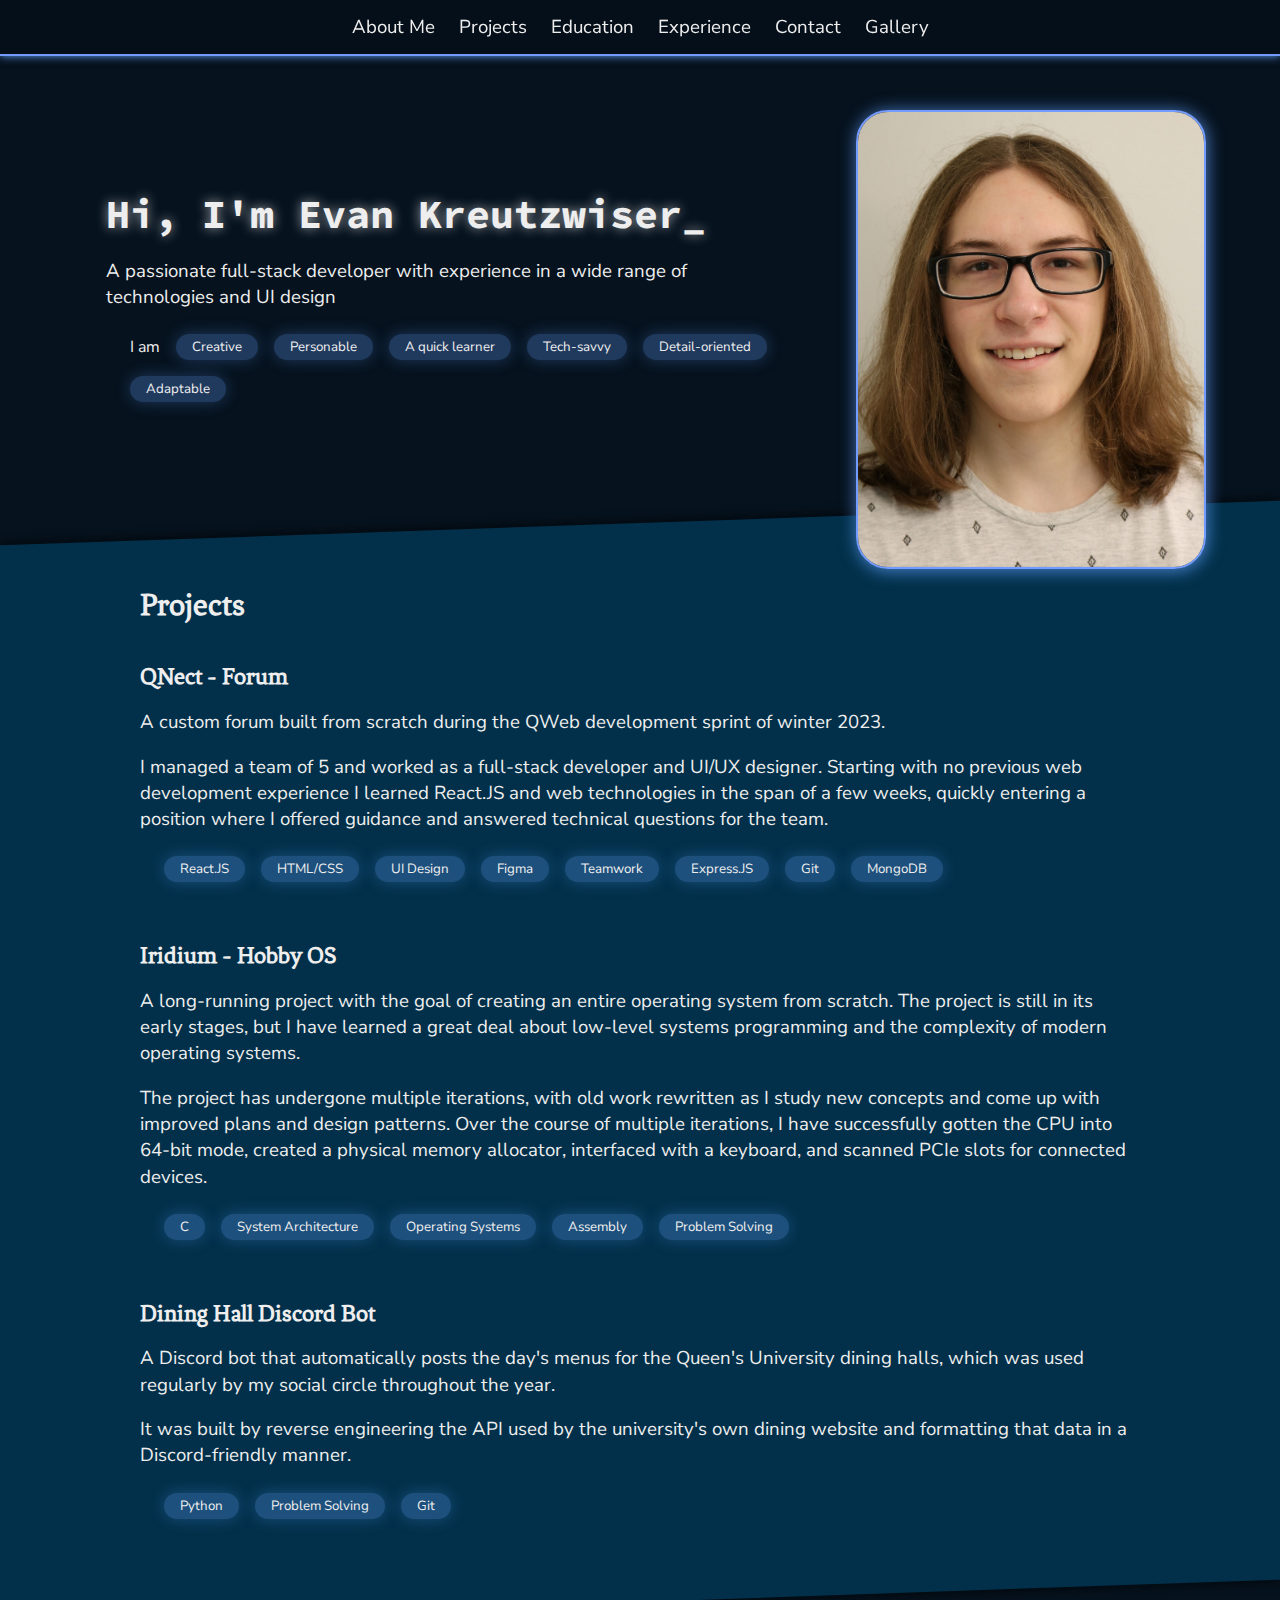
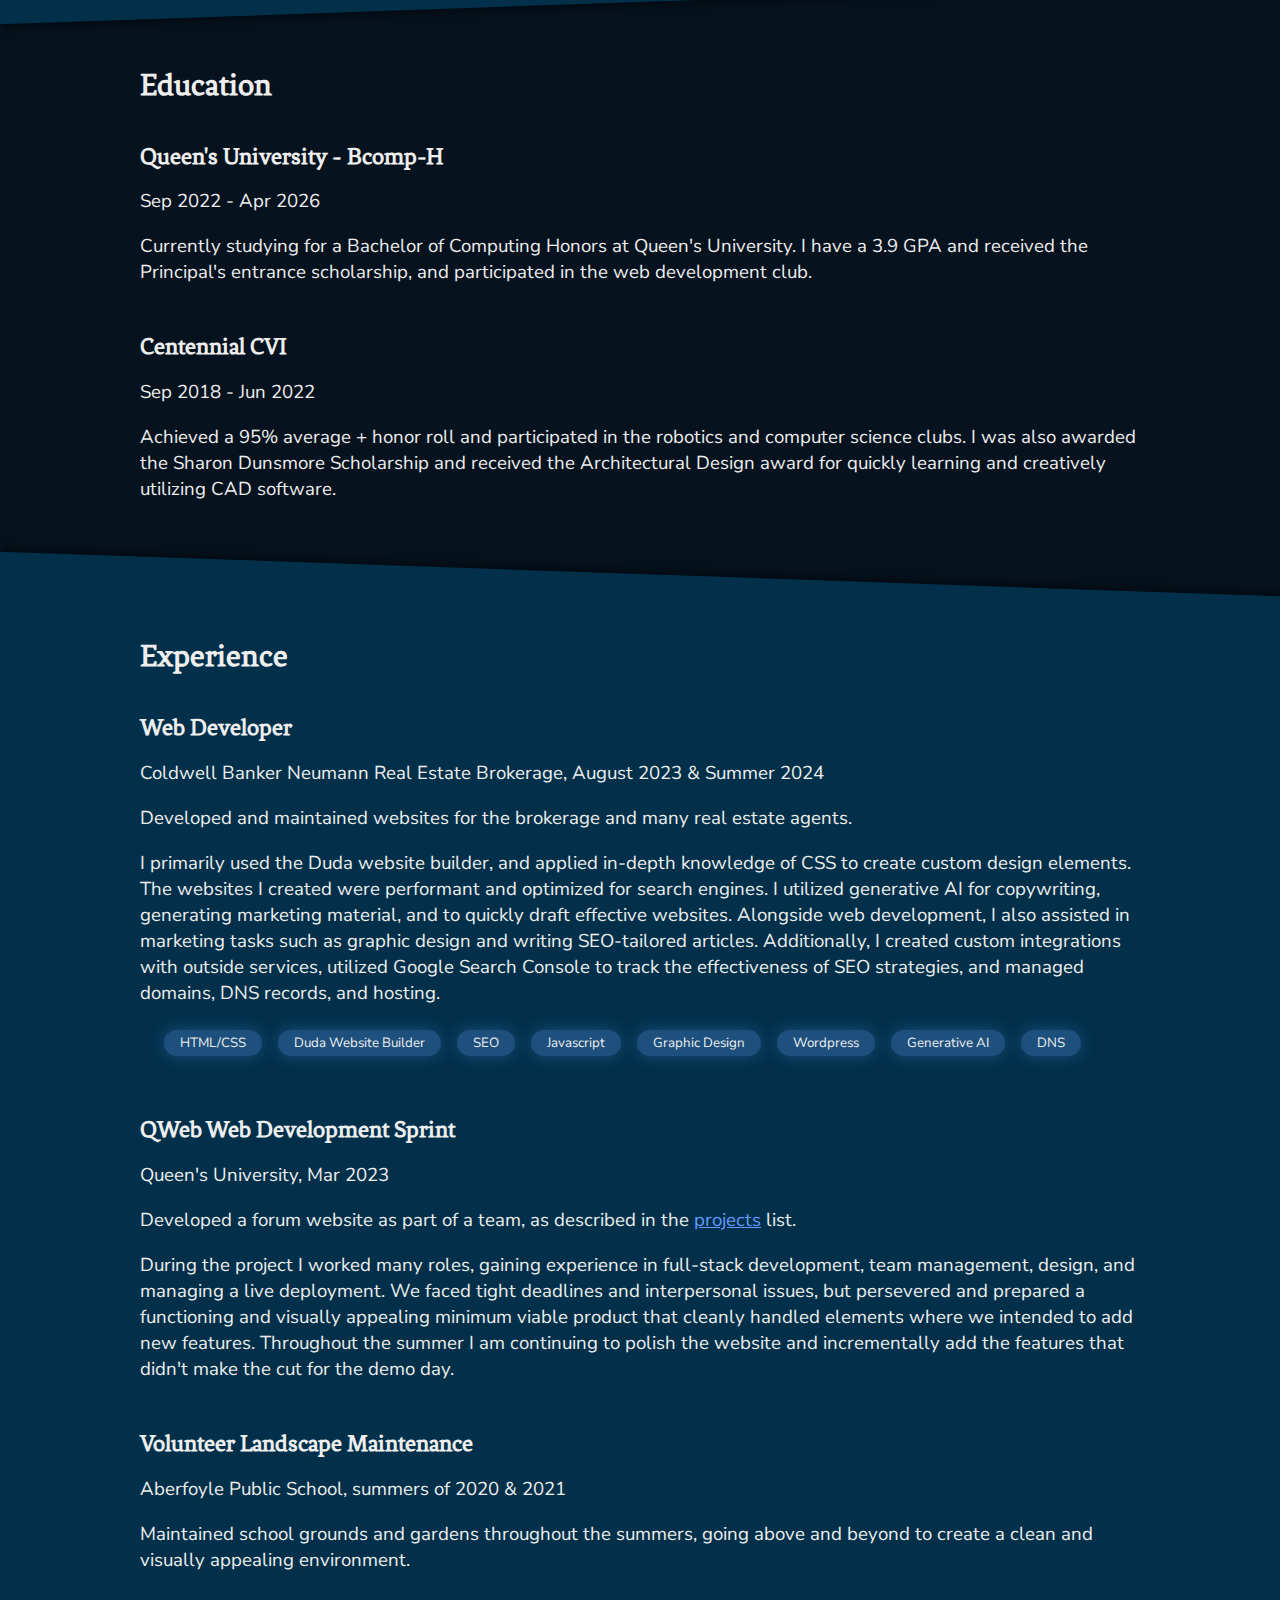
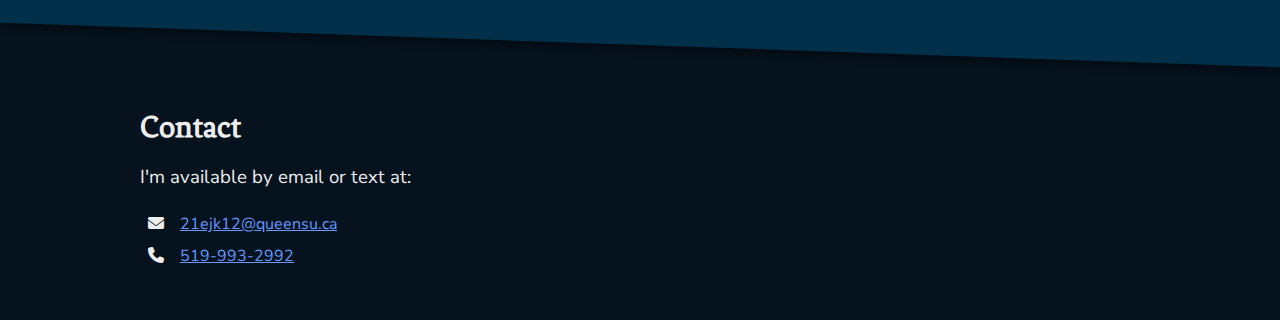
<file: index.html>
<!DOCTYPE html>
<html>
  <head>
    <meta charset="utf-8" />
    <meta http-equiv="X-UA-Compatible" content="IE=edge" />
    <link rel="preconnect" href="https://fonts.googleapis.com" />
    <link rel="preconnect" href="https://fonts.gstatic.com" crossorigin />
    <link
      href="https://fonts.googleapis.com/css2?family=Fenix&family=Nunito+Sans&family=Source+Code+Pro:wght@300&display=swap"
      rel="stylesheet"
    />
    <link href="fa/css/brands.min.css" rel="stylesheet" />
    <link href="fa/css/solid.min.css" rel="stylesheet" />
    <title>Evan Kreutzwiser</title>
    <meta
      name="description"
      content="Passionate full-stack developer and UI designer"
    />
    <meta name="viewport" content="width=device-width, initial-scale=1" />
    <link rel="stylesheet" href="css/style.css" />
    <script src="js/navbar.js" async defer></script>
  </head>

  <body>
    <nav id="navbar">
      <div class="Nav-links" onclick="closeMenu()">
        <a href="#about">About Me</a>
        <a href="#projects">Projects</a>
        <a href="#education">Education</a>
        <a href="#experience">Experience</a>
        <a href="#contact">Contact</a>
        <a href="gallery.html">Gallery</a>
      </div>
      <button id="Menu-button" onclick="navMenu()">&#xf0c9;</button>
    </nav>

    <section id="about">
      <div class="about-left">
        <h1>Hi, I'm Evan Kreutzwiser<span class="caret">_</span></h1>
        <p>
          A passionate full-stack developer with experience in a wide range of
          technologies and UI design
        </p>
        <p style="display: none">
          I am creative and detail oriented, and can quickly excel at any
          new technology or software a role requires.
        </p>

        <ul class="skills">
          <p>I am</p>
          <li>Creative</li>
          <li>Personable</li>
          <li>A quick learner</li>
          <li>Tech-savvy</li>
          <li>Detail-oriented</li>
          <li>Adaptable</li>
        </ul>
      </div>

      <img class="title-img" src="headshot.jpg" />
    </section>

    <section id="projects" class="angled-bg">
      <div class="content">
        <h2>Projects</h2>

        <div class="topic">
          <h3>QNect - Forum</h3>
          <p>
            A custom forum built from scratch during the QWeb development sprint
            of winter 2023.
          </p>
          <p>
            I managed a team of 5 and worked as a full-stack developer and UI/UX
            designer. Starting with no previous web development experience I
            learned React.JS and web technologies in the span of a few weeks,
            quickly entering a position where I offered guidance and answered
            technical questions for the team.
          </p>
          <ul class="skills">
            <li>React.JS</li>
            <li>HTML/CSS</li>
            <li>UI Design</li>
            <li>Figma</li>
            <li>Teamwork</li>
            <li>Express.JS</li>
            <li>Git</li>
            <li>MongoDB</li>
          </ul>
        </div>

        <div class="topic">
          <h3>Iridium - Hobby OS</h3>
          <p>
            A long-running project with the goal of creating an entire operating
            system from scratch. The project is still in its early stages, but I
            have learned a great deal about low-level systems programming and the
            complexity of modern operating systems.
          </p>
          <p>
            The project has undergone multiple iterations, with old work
            rewritten as I study new concepts and come up with improved plans
            and design patterns. Over the course of multiple iterations, I have
            successfully gotten the CPU into 64-bit mode, created a physical
            memory allocator, interfaced with a keyboard, and scanned PCIe slots
            for connected devices.
          </p>
          <ul class="skills">
            <li>C</li>
            <li>System Architecture</li>
            <li>Operating Systems</li>
            <li>Assembly</li>
            <li>Problem Solving</li>
          </ul>
        </div>

        <div class="topic">
          <h3>Dining Hall Discord Bot</h3>
          <p>
            A Discord bot that automatically posts the day's menus for the
            Queen's University dining halls, which was used regularly by my
            social circle throughout the year.
          </p>
          <p>
            It was built by reverse engineering the API used by the university's
            own dining website and formatting that data in a Discord-friendly
            manner.
          </p>
          <ul class="skills">
            <li>Python</li>
            <li>Problem Solving</li>
            <li>Git</li>
          </ul>
        </div>
      </div>
    </section>

    <section id="education">
      <div class="content">
        <h2>Education</h2>

        <div class="topic">
          <h3>Queen's University - Bcomp-H</h3>
          <p>Sep 2022 - Apr 2026</p>

          <p>
            Currently studying for a Bachelor of Computing Honors at Queen's
            University. I have a 3.9 GPA and received the Principal's entrance
            scholarship, and participated in the web development club.
          </p>
        </div>

        <div class="topic">
          <h3>Centennial CVI</h3>
          <p>Sep 2018 - Jun 2022</p>
          <p>
            Achieved a 95% average + honor roll and participated in the robotics
            and computer science clubs. I was also awarded the Sharon Dunsmore
            Scholarship and received the Architectural Design award for quickly
            learning and creatively utilizing CAD software.
          </p>
        </div>
      </div>
    </section>

    <section id="experience" class="angled-bg tilt-right">
      <div class="content">
        <h2>Experience</h2>
        <div class="topic">
          <h3>Web Developer</h3>
          <p>Coldwell Banker Neumann Real Estate Brokerage, August 2023 & Summer 2024</p>
          <p>
            Developed and maintained websites for the brokerage and many real estate agents.
          </p>
          <p>
            I primarily used the Duda website builder, and applied in-depth knowledge of CSS to 
            create custom design elements. The websites I created were performant and optimized 
            for search engines. I utilized generative AI for copywriting, generating marketing material, 
            and to quickly draft effective websites. Alongside web development, I also assisted 
            in marketing tasks such as graphic design and writing SEO-tailored articles. Additionally, 
            I created custom integrations with outside services, utilized Google Search Console to 
            track the effectiveness of SEO strategies, and managed domains, DNS records, and hosting.
          </p>
          <ul class="skills">
            <li>HTML/CSS</li>
            <li>Duda Website Builder</li>
            <li>SEO</li>
            <li>Javascript</li>
            <li>Graphic Design</li>
            <li>Wordpress</li>
            <li>Generative AI</li>
            <li>DNS</li>
          </ul>
        </div>

        <div class="topic">
          <h3>QWeb Web Development Sprint</h3>
          <p>Queen's University, Mar 2023</p>
          <p>
            Developed a forum website as part of a team, as described in the
            <a href="#projects">projects</a> list.
          </p>
          <p>
            During the project I worked many roles, gaining experience in
            full-stack development, team management, design, and managing a live
            deployment. We faced tight deadlines and interpersonal issues, but
            persevered and prepared a functioning and visually appealing
            minimum viable product that cleanly handled elements where we
            intended to add new features. Throughout the summer I am continuing
            to polish the website and incrementally add the features that didn't
            make the cut for the demo day.
          </p>
        </div>

        <div class="topic">
          <h3>Volunteer Landscape Maintenance</h3>
          <p>Aberfoyle Public School, summers of 2020 & 2021</p>
          <p>
            Maintained school grounds and gardens throughout the summers, going
            above and beyond to create a clean and visually appealing
            environment.
          </p>
        </div>
      </div>
    </section>

    <section id="contact">
      <div class="content">
        <h2>Contact</h2>

        <p>I'm available by email or text at:</p>

        <ul id="contact-info">
          <li id="email"><a href="mailto:21ejk12@queensu.ca">21ejk12@queensu.ca</a></li>
          <li id="phone"><a href="tel:+1-519-993-2992">519-993-2992</a></li>
        </ul>
      </div>
    </section>
  </body>
</html>
</file>
<file: css/style.css>
/* Fonts:  
  font-family: 'Fenix', serif;
  font-family: 'Nunito Sans', sans-serif;
  font-family: 'Source Code Pro', monospace;
*/

* {
  box-sizing: border-box;
  margin: 0;
}

html {
  min-height: 100%;
  scroll-behavior: smooth;
  -webkit-text-size-adjust: 100%;
}

body {
  background-color: #06121e;
  font-family: "Nunito Sans", sans-serif;
  color: #eee;
  min-height: 100%;
  padding-top: 4em;
}

nav {
  position: fixed;
  top: 0;
  width: 100%;
  height: 3.5rem;
  background-color: #050f19;
  border-bottom: 2px solid #749bff;
  box-shadow: 0 0 8px #62a1fe;
  z-index: 1;
}

.Nav-links {
  margin: auto;
  width: fit-content;
  display: flex;
  align-items: center;
  padding: 0 8px;
  height: 100%;
}

.Nav-links a {
  display: inline-block;
  padding: 0 12px;
  color: #eee;
  font-size: 14pt;
  text-decoration: none;
  display: flex;
  justify-content: center;
  align-items: center;
  height: 100%;
}
.Nav-links a:hover {
  text-decoration: underline;
}

#Menu-button {
  font: var(--fa-font-solid);
  font-size: 2em;
  color: #eee;
  vertical-align: middle;
  background: none;
  border: none;
  border-radius: 8px;
  padding: 4px 8px;
  cursor: pointer;
  position:fixed;
  top: 8px;
  right: 18px;
  display: none;
}
#Menu-button:active {
  background-color: #62a0fe49;
  box-shadow: 0 0 16px #62a0fe49;
}
@media (max-width: 652px) {
  .Nav-links a:not(:first-child) {
    display: none;
  }

  .expand .Nav-links a {
    display: flex !important;
    justify-content: start;
    height: 3.5rem;
    width: 100%
  }

  .Nav-links {
    flex-direction: column;
    align-items: start;
    width: 100%
  }

  #navbar.expand {
    height: unset;
  }

  #Menu-button {
    display: inline;
  }
}

h1 {
  font-family: 'Source Code Pro', monospace;
  font-size: 2.5rem;
  text-shadow: 0 0 12px #eeea;
}
.caret {
  animation: 1.5s blink step-end infinite;
  text-shadow: 0 0 12px #eeea;
}
@keyframes blink {
  from, to {
    visibility: hidden;
  }
  50% {
    visibility: visible;
  }
}

@media (prefers-reduced-motion: reduce) {
  html {
    scroll-behavior: unset;
  }
  .caret {
    animation: none;
  }
}

h2 {
  font-family: 'Fenix', serif;
  font-size: 2rem;
  margin: 0.5em 0;
}

h3 {
  font-family: 'Fenix', serif;
  font-size: 1.5rem;
}

p {
  font-family: 'Nunito Sans', sans-serif;
  font-size: 1.167em;
  line-height: 1.4em;
  margin-top: 1em;
}

section {
  scroll-margin-top: 3.5em;
  padding: 3em 1em;
  width: 100%;
  position: relative;
}

.angled-bg::before {
  content: "";
  background-color: #02304a;
  transform: skewY(-2deg);
  position: absolute;
  top: 0;
  left: 0;
  right: 0;
  bottom: 0;
  z-index: -1;
  box-shadow: 0 0 12px #020507;
}

.tilt-right::before {
  transform: skewY(2deg);
}

.content {
  width: 100%;
  max-width: 100ch;
  margin: auto;
}

.topic {
  padding: 24px 0;
}

#about {
  padding: 0 2rem;
  width: 100%;
  max-width: unset;
  display: flex;
  justify-content: center;
  align-items: center;
  gap: 32px;
}

.about-left {
  padding: 2em 2em 1em;
  max-width: 75ch;
}

.title-img {
  display: block;
  max-width: 35ch;
  min-width: 20ch;
  transform: translateY(10%);
  border: 2px solid #749bff;
  border-radius: 32px;
  box-shadow: 1px 2px 16px 1px #62a1feaa;
}

@media (max-width: 652px) {
  #about {
    flex-wrap: wrap;
    gap: 0;
  }

  .title-img {
    margin: 0;
    aspect-ratio: 2 / 3;
    object-fit: cover;
    transform: translateY(5%);
  }
}

.skills {
  display: flex;
  flex-wrap: wrap;
  gap: 16px;
  width: 100%;
  padding: 24px 24px 12px;
}
.skills p {
  font-size: 1em;
  margin: 0;
  align-self: center;
}
.skills li {
  display: block;
  border-radius: 16px;
  font-size: 0.833em;
  padding: 4px 16px;
  background-color: #62a0fe49;
  box-shadow: 0 0 16px #62a0fe49;
}

a {
  color: #6399ff;
}

#contact-info {
  list-style-type: none;
  margin-top: 18px;
}

#contact-info li {
  text-indent: -1em;
  line-height: 2em;
}
#contact-info li::before {
  font: var(--fa-font-solid);
  width: 1em;
  display: inline-block;
}

#email::before {
  content: "\f0e0";
}

#phone::before {
  content: "\f095";
}

.github::after {
  content: "f09b";
}
</file>
<file: fa/css/brands.min.css>
/*!
 * Font Awesome Free 6.4.0 by @fontawesome - https://fontawesome.com
 * License - https://fontawesome.com/license/free (Icons: CC BY 4.0, Fonts: SIL OFL 1.1, Code: MIT License)
 * Copyright 2023 Fonticons, Inc.
 */
:host,:root{--fa-style-family-brands:"Font Awesome 6 Brands";--fa-font-brands:normal 400 1em/1 "Font Awesome 6 Brands"}@font-face{font-family:"Font Awesome 6 Brands";font-style:normal;font-weight:400;font-display:block;src:url(../webfonts/fa-brands-400.woff2) format("woff2"),url(../webfonts/fa-brands-400.ttf) format("truetype")}.fa-brands,.fab{font-weight:400}.fa-monero:before{content:"\f3d0"}.fa-hooli:before{content:"\f427"}.fa-yelp:before{content:"\f1e9"}.fa-cc-visa:before{content:"\f1f0"}.fa-lastfm:before{content:"\f202"}.fa-shopware:before{content:"\f5b5"}.fa-creative-commons-nc:before{content:"\f4e8"}.fa-aws:before{content:"\f375"}.fa-redhat:before{content:"\f7bc"}.fa-yoast:before{content:"\f2b1"}.fa-cloudflare:before{content:"\e07d"}.fa-ups:before{content:"\f7e0"}.fa-wpexplorer:before{content:"\f2de"}.fa-dyalog:before{content:"\f399"}.fa-bity:before{content:"\f37a"}.fa-stackpath:before{content:"\f842"}.fa-buysellads:before{content:"\f20d"}.fa-first-order:before{content:"\f2b0"}.fa-modx:before{content:"\f285"}.fa-guilded:before{content:"\e07e"}.fa-vnv:before{content:"\f40b"}.fa-js-square:before,.fa-square-js:before{content:"\f3b9"}.fa-microsoft:before{content:"\f3ca"}.fa-qq:before{content:"\f1d6"}.fa-orcid:before{content:"\f8d2"}.fa-java:before{content:"\f4e4"}.fa-invision:before{content:"\f7b0"}.fa-creative-commons-pd-alt:before{content:"\f4ed"}.fa-centercode:before{content:"\f380"}.fa-glide-g:before{content:"\f2a6"}.fa-drupal:before{content:"\f1a9"}.fa-hire-a-helper:before{content:"\f3b0"}.fa-creative-commons-by:before{content:"\f4e7"}.fa-unity:before{content:"\e049"}.fa-whmcs:before{content:"\f40d"}.fa-rocketchat:before{content:"\f3e8"}.fa-vk:before{content:"\f189"}.fa-untappd:before{content:"\f405"}.fa-mailchimp:before{content:"\f59e"}.fa-css3-alt:before{content:"\f38b"}.fa-reddit-square:before,.fa-square-reddit:before{content:"\f1a2"}.fa-vimeo-v:before{content:"\f27d"}.fa-contao:before{content:"\f26d"}.fa-square-font-awesome:before{content:"\e5ad"}.fa-deskpro:before{content:"\f38f"}.fa-sistrix:before{content:"\f3ee"}.fa-instagram-square:before,.fa-square-instagram:before{content:"\e055"}.fa-battle-net:before{content:"\f835"}.fa-the-red-yeti:before{content:"\f69d"}.fa-hacker-news-square:before,.fa-square-hacker-news:before{content:"\f3af"}.fa-edge:before{content:"\f282"}.fa-napster:before{content:"\f3d2"}.fa-snapchat-square:before,.fa-square-snapchat:before{content:"\f2ad"}.fa-google-plus-g:before{content:"\f0d5"}.fa-artstation:before{content:"\f77a"}.fa-markdown:before{content:"\f60f"}.fa-sourcetree:before{content:"\f7d3"}.fa-google-plus:before{content:"\f2b3"}.fa-diaspora:before{content:"\f791"}.fa-foursquare:before{content:"\f180"}.fa-stack-overflow:before{content:"\f16c"}.fa-github-alt:before{content:"\f113"}.fa-phoenix-squadron:before{content:"\f511"}.fa-pagelines:before{content:"\f18c"}.fa-algolia:before{content:"\f36c"}.fa-red-river:before{content:"\f3e3"}.fa-creative-commons-sa:before{content:"\f4ef"}.fa-safari:before{content:"\f267"}.fa-google:before{content:"\f1a0"}.fa-font-awesome-alt:before,.fa-square-font-awesome-stroke:before{content:"\f35c"}.fa-atlassian:before{content:"\f77b"}.fa-linkedin-in:before{content:"\f0e1"}.fa-digital-ocean:before{content:"\f391"}.fa-nimblr:before{content:"\f5a8"}.fa-chromecast:before{content:"\f838"}.fa-evernote:before{content:"\f839"}.fa-hacker-news:before{content:"\f1d4"}.fa-creative-commons-sampling:before{content:"\f4f0"}.fa-adversal:before{content:"\f36a"}.fa-creative-commons:before{content:"\f25e"}.fa-watchman-monitoring:before{content:"\e087"}.fa-fonticons:before{content:"\f280"}.fa-weixin:before{content:"\f1d7"}.fa-shirtsinbulk:before{content:"\f214"}.fa-codepen:before{content:"\f1cb"}.fa-git-alt:before{content:"\f841"}.fa-lyft:before{content:"\f3c3"}.fa-rev:before{content:"\f5b2"}.fa-windows:before{content:"\f17a"}.fa-wizards-of-the-coast:before{content:"\f730"}.fa-square-viadeo:before,.fa-viadeo-square:before{content:"\f2aa"}.fa-meetup:before{content:"\f2e0"}.fa-centos:before{content:"\f789"}.fa-adn:before{content:"\f170"}.fa-cloudsmith:before{content:"\f384"}.fa-pied-piper-alt:before{content:"\f1a8"}.fa-dribbble-square:before,.fa-square-dribbble:before{content:"\f397"}.fa-codiepie:before{content:"\f284"}.fa-node:before{content:"\f419"}.fa-mix:before{content:"\f3cb"}.fa-steam:before{content:"\f1b6"}.fa-cc-apple-pay:before{content:"\f416"}.fa-scribd:before{content:"\f28a"}.fa-openid:before{content:"\f19b"}.fa-instalod:before{content:"\e081"}.fa-expeditedssl:before{content:"\f23e"}.fa-sellcast:before{content:"\f2da"}.fa-square-twitter:before,.fa-twitter-square:before{content:"\f081"}.fa-r-project:before{content:"\f4f7"}.fa-delicious:before{content:"\f1a5"}.fa-freebsd:before{content:"\f3a4"}.fa-vuejs:before{content:"\f41f"}.fa-accusoft:before{content:"\f369"}.fa-ioxhost:before{content:"\f208"}.fa-fonticons-fi:before{content:"\f3a2"}.fa-app-store:before{content:"\f36f"}.fa-cc-mastercard:before{content:"\f1f1"}.fa-itunes-note:before{content:"\f3b5"}.fa-golang:before{content:"\e40f"}.fa-kickstarter:before{content:"\f3bb"}.fa-grav:before{content:"\f2d6"}.fa-weibo:before{content:"\f18a"}.fa-uncharted:before{content:"\e084"}.fa-firstdraft:before{content:"\f3a1"}.fa-square-youtube:before,.fa-youtube-square:before{content:"\f431"}.fa-wikipedia-w:before{content:"\f266"}.fa-rendact:before,.fa-wpressr:before{content:"\f3e4"}.fa-angellist:before{content:"\f209"}.fa-galactic-republic:before{content:"\f50c"}.fa-nfc-directional:before{content:"\e530"}.fa-skype:before{content:"\f17e"}.fa-joget:before{content:"\f3b7"}.fa-fedora:before{content:"\f798"}.fa-stripe-s:before{content:"\f42a"}.fa-meta:before{content:"\e49b"}.fa-laravel:before{content:"\f3bd"}.fa-hotjar:before{content:"\f3b1"}.fa-bluetooth-b:before{content:"\f294"}.fa-sticker-mule:before{content:"\f3f7"}.fa-creative-commons-zero:before{content:"\f4f3"}.fa-hips:before{content:"\f452"}.fa-behance:before{content:"\f1b4"}.fa-reddit:before{content:"\f1a1"}.fa-discord:before{content:"\f392"}.fa-chrome:before{content:"\f268"}.fa-app-store-ios:before{content:"\f370"}.fa-cc-discover:before{content:"\f1f2"}.fa-wpbeginner:before{content:"\f297"}.fa-confluence:before{content:"\f78d"}.fa-mdb:before{content:"\f8ca"}.fa-dochub:before{content:"\f394"}.fa-accessible-icon:before{content:"\f368"}.fa-ebay:before{content:"\f4f4"}.fa-amazon:before{content:"\f270"}.fa-unsplash:before{content:"\e07c"}.fa-yarn:before{content:"\f7e3"}.fa-square-steam:before,.fa-steam-square:before{content:"\f1b7"}.fa-500px:before{content:"\f26e"}.fa-square-vimeo:before,.fa-vimeo-square:before{content:"\f194"}.fa-asymmetrik:before{content:"\f372"}.fa-font-awesome-flag:before,.fa-font-awesome-logo-full:before,.fa-font-awesome:before{content:"\f2b4"}.fa-gratipay:before{content:"\f184"}.fa-apple:before{content:"\f179"}.fa-hive:before{content:"\e07f"}.fa-gitkraken:before{content:"\f3a6"}.fa-keybase:before{content:"\f4f5"}.fa-apple-pay:before{content:"\f415"}.fa-padlet:before{content:"\e4a0"}.fa-amazon-pay:before{content:"\f42c"}.fa-github-square:before,.fa-square-github:before{content:"\f092"}.fa-stumbleupon:before{content:"\f1a4"}.fa-fedex:before{content:"\f797"}.fa-phoenix-framework:before{content:"\f3dc"}.fa-shopify:before{content:"\e057"}.fa-neos:before{content:"\f612"}.fa-hackerrank:before{content:"\f5f7"}.fa-researchgate:before{content:"\f4f8"}.fa-swift:before{content:"\f8e1"}.fa-angular:before{content:"\f420"}.fa-speakap:before{content:"\f3f3"}.fa-angrycreative:before{content:"\f36e"}.fa-y-combinator:before{content:"\f23b"}.fa-empire:before{content:"\f1d1"}.fa-envira:before{content:"\f299"}.fa-gitlab-square:before,.fa-square-gitlab:before{content:"\e5ae"}.fa-studiovinari:before{content:"\f3f8"}.fa-pied-piper:before{content:"\f2ae"}.fa-wordpress:before{content:"\f19a"}.fa-product-hunt:before{content:"\f288"}.fa-firefox:before{content:"\f269"}.fa-linode:before{content:"\f2b8"}.fa-goodreads:before{content:"\f3a8"}.fa-odnoklassniki-square:before,.fa-square-odnoklassniki:before{content:"\f264"}.fa-jsfiddle:before{content:"\f1cc"}.fa-sith:before{content:"\f512"}.fa-themeisle:before{content:"\f2b2"}.fa-page4:before{content:"\f3d7"}.fa-hashnode:before{content:"\e499"}.fa-react:before{content:"\f41b"}.fa-cc-paypal:before{content:"\f1f4"}.fa-squarespace:before{content:"\f5be"}.fa-cc-stripe:before{content:"\f1f5"}.fa-creative-commons-share:before{content:"\f4f2"}.fa-bitcoin:before{content:"\f379"}.fa-keycdn:before{content:"\f3ba"}.fa-opera:before{content:"\f26a"}.fa-itch-io:before{content:"\f83a"}.fa-umbraco:before{content:"\f8e8"}.fa-galactic-senate:before{content:"\f50d"}.fa-ubuntu:before{content:"\f7df"}.fa-draft2digital:before{content:"\f396"}.fa-stripe:before{content:"\f429"}.fa-houzz:before{content:"\f27c"}.fa-gg:before{content:"\f260"}.fa-dhl:before{content:"\f790"}.fa-pinterest-square:before,.fa-square-pinterest:before{content:"\f0d3"}.fa-xing:before{content:"\f168"}.fa-blackberry:before{content:"\f37b"}.fa-creative-commons-pd:before{content:"\f4ec"}.fa-playstation:before{content:"\f3df"}.fa-quinscape:before{content:"\f459"}.fa-less:before{content:"\f41d"}.fa-blogger-b:before{content:"\f37d"}.fa-opencart:before{content:"\f23d"}.fa-vine:before{content:"\f1ca"}.fa-paypal:before{content:"\f1ed"}.fa-gitlab:before{content:"\f296"}.fa-typo3:before{content:"\f42b"}.fa-reddit-alien:before{content:"\f281"}.fa-yahoo:before{content:"\f19e"}.fa-dailymotion:before{content:"\e052"}.fa-affiliatetheme:before{content:"\f36b"}.fa-pied-piper-pp:before{content:"\f1a7"}.fa-bootstrap:before{content:"\f836"}.fa-odnoklassniki:before{content:"\f263"}.fa-nfc-symbol:before{content:"\e531"}.fa-ethereum:before{content:"\f42e"}.fa-speaker-deck:before{content:"\f83c"}.fa-creative-commons-nc-eu:before{content:"\f4e9"}.fa-patreon:before{content:"\f3d9"}.fa-avianex:before{content:"\f374"}.fa-ello:before{content:"\f5f1"}.fa-gofore:before{content:"\f3a7"}.fa-bimobject:before{content:"\f378"}.fa-facebook-f:before{content:"\f39e"}.fa-google-plus-square:before,.fa-square-google-plus:before{content:"\f0d4"}.fa-mandalorian:before{content:"\f50f"}.fa-first-order-alt:before{content:"\f50a"}.fa-osi:before{content:"\f41a"}.fa-google-wallet:before{content:"\f1ee"}.fa-d-and-d-beyond:before{content:"\f6ca"}.fa-periscope:before{content:"\f3da"}.fa-fulcrum:before{content:"\f50b"}.fa-cloudscale:before{content:"\f383"}.fa-forumbee:before{content:"\f211"}.fa-mizuni:before{content:"\f3cc"}.fa-schlix:before{content:"\f3ea"}.fa-square-xing:before,.fa-xing-square:before{content:"\f169"}.fa-bandcamp:before{content:"\f2d5"}.fa-wpforms:before{content:"\f298"}.fa-cloudversify:before{content:"\f385"}.fa-usps:before{content:"\f7e1"}.fa-megaport:before{content:"\f5a3"}.fa-magento:before{content:"\f3c4"}.fa-spotify:before{content:"\f1bc"}.fa-optin-monster:before{content:"\f23c"}.fa-fly:before{content:"\f417"}.fa-aviato:before{content:"\f421"}.fa-itunes:before{content:"\f3b4"}.fa-cuttlefish:before{content:"\f38c"}.fa-blogger:before{content:"\f37c"}.fa-flickr:before{content:"\f16e"}.fa-viber:before{content:"\f409"}.fa-soundcloud:before{content:"\f1be"}.fa-digg:before{content:"\f1a6"}.fa-tencent-weibo:before{content:"\f1d5"}.fa-symfony:before{content:"\f83d"}.fa-maxcdn:before{content:"\f136"}.fa-etsy:before{content:"\f2d7"}.fa-facebook-messenger:before{content:"\f39f"}.fa-audible:before{content:"\f373"}.fa-think-peaks:before{content:"\f731"}.fa-bilibili:before{content:"\e3d9"}.fa-erlang:before{content:"\f39d"}.fa-cotton-bureau:before{content:"\f89e"}.fa-dashcube:before{content:"\f210"}.fa-42-group:before,.fa-innosoft:before{content:"\e080"}.fa-stack-exchange:before{content:"\f18d"}.fa-elementor:before{content:"\f430"}.fa-pied-piper-square:before,.fa-square-pied-piper:before{content:"\e01e"}.fa-creative-commons-nd:before{content:"\f4eb"}.fa-palfed:before{content:"\f3d8"}.fa-superpowers:before{content:"\f2dd"}.fa-resolving:before{content:"\f3e7"}.fa-xbox:before{content:"\f412"}.fa-searchengin:before{content:"\f3eb"}.fa-tiktok:before{content:"\e07b"}.fa-facebook-square:before,.fa-square-facebook:before{content:"\f082"}.fa-renren:before{content:"\f18b"}.fa-linux:before{content:"\f17c"}.fa-glide:before{content:"\f2a5"}.fa-linkedin:before{content:"\f08c"}.fa-hubspot:before{content:"\f3b2"}.fa-deploydog:before{content:"\f38e"}.fa-twitch:before{content:"\f1e8"}.fa-ravelry:before{content:"\f2d9"}.fa-mixer:before{content:"\e056"}.fa-lastfm-square:before,.fa-square-lastfm:before{content:"\f203"}.fa-vimeo:before{content:"\f40a"}.fa-mendeley:before{content:"\f7b3"}.fa-uniregistry:before{content:"\f404"}.fa-figma:before{content:"\f799"}.fa-creative-commons-remix:before{content:"\f4ee"}.fa-cc-amazon-pay:before{content:"\f42d"}.fa-dropbox:before{content:"\f16b"}.fa-instagram:before{content:"\f16d"}.fa-cmplid:before{content:"\e360"}.fa-facebook:before{content:"\f09a"}.fa-gripfire:before{content:"\f3ac"}.fa-jedi-order:before{content:"\f50e"}.fa-uikit:before{content:"\f403"}.fa-fort-awesome-alt:before{content:"\f3a3"}.fa-phabricator:before{content:"\f3db"}.fa-ussunnah:before{content:"\f407"}.fa-earlybirds:before{content:"\f39a"}.fa-trade-federation:before{content:"\f513"}.fa-autoprefixer:before{content:"\f41c"}.fa-whatsapp:before{content:"\f232"}.fa-slideshare:before{content:"\f1e7"}.fa-google-play:before{content:"\f3ab"}.fa-viadeo:before{content:"\f2a9"}.fa-line:before{content:"\f3c0"}.fa-google-drive:before{content:"\f3aa"}.fa-servicestack:before{content:"\f3ec"}.fa-simplybuilt:before{content:"\f215"}.fa-bitbucket:before{content:"\f171"}.fa-imdb:before{content:"\f2d8"}.fa-deezer:before{content:"\e077"}.fa-raspberry-pi:before{content:"\f7bb"}.fa-jira:before{content:"\f7b1"}.fa-docker:before{content:"\f395"}.fa-screenpal:before{content:"\e570"}.fa-bluetooth:before{content:"\f293"}.fa-gitter:before{content:"\f426"}.fa-d-and-d:before{content:"\f38d"}.fa-microblog:before{content:"\e01a"}.fa-cc-diners-club:before{content:"\f24c"}.fa-gg-circle:before{content:"\f261"}.fa-pied-piper-hat:before{content:"\f4e5"}.fa-kickstarter-k:before{content:"\f3bc"}.fa-yandex:before{content:"\f413"}.fa-readme:before{content:"\f4d5"}.fa-html5:before{content:"\f13b"}.fa-sellsy:before{content:"\f213"}.fa-sass:before{content:"\f41e"}.fa-wirsindhandwerk:before,.fa-wsh:before{content:"\e2d0"}.fa-buromobelexperte:before{content:"\f37f"}.fa-salesforce:before{content:"\f83b"}.fa-octopus-deploy:before{content:"\e082"}.fa-medapps:before{content:"\f3c6"}.fa-ns8:before{content:"\f3d5"}.fa-pinterest-p:before{content:"\f231"}.fa-apper:before{content:"\f371"}.fa-fort-awesome:before{content:"\f286"}.fa-waze:before{content:"\f83f"}.fa-cc-jcb:before{content:"\f24b"}.fa-snapchat-ghost:before,.fa-snapchat:before{content:"\f2ab"}.fa-fantasy-flight-games:before{content:"\f6dc"}.fa-rust:before{content:"\e07a"}.fa-wix:before{content:"\f5cf"}.fa-behance-square:before,.fa-square-behance:before{content:"\f1b5"}.fa-supple:before{content:"\f3f9"}.fa-rebel:before{content:"\f1d0"}.fa-css3:before{content:"\f13c"}.fa-staylinked:before{content:"\f3f5"}.fa-kaggle:before{content:"\f5fa"}.fa-space-awesome:before{content:"\e5ac"}.fa-deviantart:before{content:"\f1bd"}.fa-cpanel:before{content:"\f388"}.fa-goodreads-g:before{content:"\f3a9"}.fa-git-square:before,.fa-square-git:before{content:"\f1d2"}.fa-square-tumblr:before,.fa-tumblr-square:before{content:"\f174"}.fa-trello:before{content:"\f181"}.fa-creative-commons-nc-jp:before{content:"\f4ea"}.fa-get-pocket:before{content:"\f265"}.fa-perbyte:before{content:"\e083"}.fa-grunt:before{content:"\f3ad"}.fa-weebly:before{content:"\f5cc"}.fa-connectdevelop:before{content:"\f20e"}.fa-leanpub:before{content:"\f212"}.fa-black-tie:before{content:"\f27e"}.fa-themeco:before{content:"\f5c6"}.fa-python:before{content:"\f3e2"}.fa-android:before{content:"\f17b"}.fa-bots:before{content:"\e340"}.fa-free-code-camp:before{content:"\f2c5"}.fa-hornbill:before{content:"\f592"}.fa-js:before{content:"\f3b8"}.fa-ideal:before{content:"\e013"}.fa-git:before{content:"\f1d3"}.fa-dev:before{content:"\f6cc"}.fa-sketch:before{content:"\f7c6"}.fa-yandex-international:before{content:"\f414"}.fa-cc-amex:before{content:"\f1f3"}.fa-uber:before{content:"\f402"}.fa-github:before{content:"\f09b"}.fa-php:before{content:"\f457"}.fa-alipay:before{content:"\f642"}.fa-youtube:before{content:"\f167"}.fa-skyatlas:before{content:"\f216"}.fa-firefox-browser:before{content:"\e007"}.fa-replyd:before{content:"\f3e6"}.fa-suse:before{content:"\f7d6"}.fa-jenkins:before{content:"\f3b6"}.fa-twitter:before{content:"\f099"}.fa-rockrms:before{content:"\f3e9"}.fa-pinterest:before{content:"\f0d2"}.fa-buffer:before{content:"\f837"}.fa-npm:before{content:"\f3d4"}.fa-yammer:before{content:"\f840"}.fa-btc:before{content:"\f15a"}.fa-dribbble:before{content:"\f17d"}.fa-stumbleupon-circle:before{content:"\f1a3"}.fa-internet-explorer:before{content:"\f26b"}.fa-stubber:before{content:"\e5c7"}.fa-telegram-plane:before,.fa-telegram:before{content:"\f2c6"}.fa-old-republic:before{content:"\f510"}.fa-odysee:before{content:"\e5c6"}.fa-square-whatsapp:before,.fa-whatsapp-square:before{content:"\f40c"}.fa-node-js:before{content:"\f3d3"}.fa-edge-legacy:before{content:"\e078"}.fa-slack-hash:before,.fa-slack:before{content:"\f198"}.fa-medrt:before{content:"\f3c8"}.fa-usb:before{content:"\f287"}.fa-tumblr:before{content:"\f173"}.fa-vaadin:before{content:"\f408"}.fa-quora:before{content:"\f2c4"}.fa-reacteurope:before{content:"\f75d"}.fa-medium-m:before,.fa-medium:before{content:"\f23a"}.fa-amilia:before{content:"\f36d"}.fa-mixcloud:before{content:"\f289"}.fa-flipboard:before{content:"\f44d"}.fa-viacoin:before{content:"\f237"}.fa-critical-role:before{content:"\f6c9"}.fa-sitrox:before{content:"\e44a"}.fa-discourse:before{content:"\f393"}.fa-joomla:before{content:"\f1aa"}.fa-mastodon:before{content:"\f4f6"}.fa-airbnb:before{content:"\f834"}.fa-wolf-pack-battalion:before{content:"\f514"}.fa-buy-n-large:before{content:"\f8a6"}.fa-gulp:before{content:"\f3ae"}.fa-creative-commons-sampling-plus:before{content:"\f4f1"}.fa-strava:before{content:"\f428"}.fa-ember:before{content:"\f423"}.fa-canadian-maple-leaf:before{content:"\f785"}.fa-teamspeak:before{content:"\f4f9"}.fa-pushed:before{content:"\f3e1"}.fa-wordpress-simple:before{content:"\f411"}.fa-nutritionix:before{content:"\f3d6"}.fa-wodu:before{content:"\e088"}.fa-google-pay:before{content:"\e079"}.fa-intercom:before{content:"\f7af"}.fa-zhihu:before{content:"\f63f"}.fa-korvue:before{content:"\f42f"}.fa-pix:before{content:"\e43a"}.fa-steam-symbol:before{content:"\f3f6"}
</file>
<file: fa/css/solid.min.css>
/*!
 * Font Awesome Free 6.4.0 by @fontawesome - https://fontawesome.com
 * License - https://fontawesome.com/license/free (Icons: CC BY 4.0, Fonts: SIL OFL 1.1, Code: MIT License)
 * Copyright 2023 Fonticons, Inc.
 */
:host,:root{--fa-style-family-classic:"Font Awesome 6 Free";--fa-font-solid:normal 900 1em/1 "Font Awesome 6 Free"}@font-face{font-family:"Font Awesome 6 Free";font-style:normal;font-weight:900;font-display:block;src:url(../webfonts/fa-solid-900.woff2) format("woff2"),url(../webfonts/fa-solid-900.ttf) format("truetype")}.fa-solid,.fas{font-weight:900}
</file>
